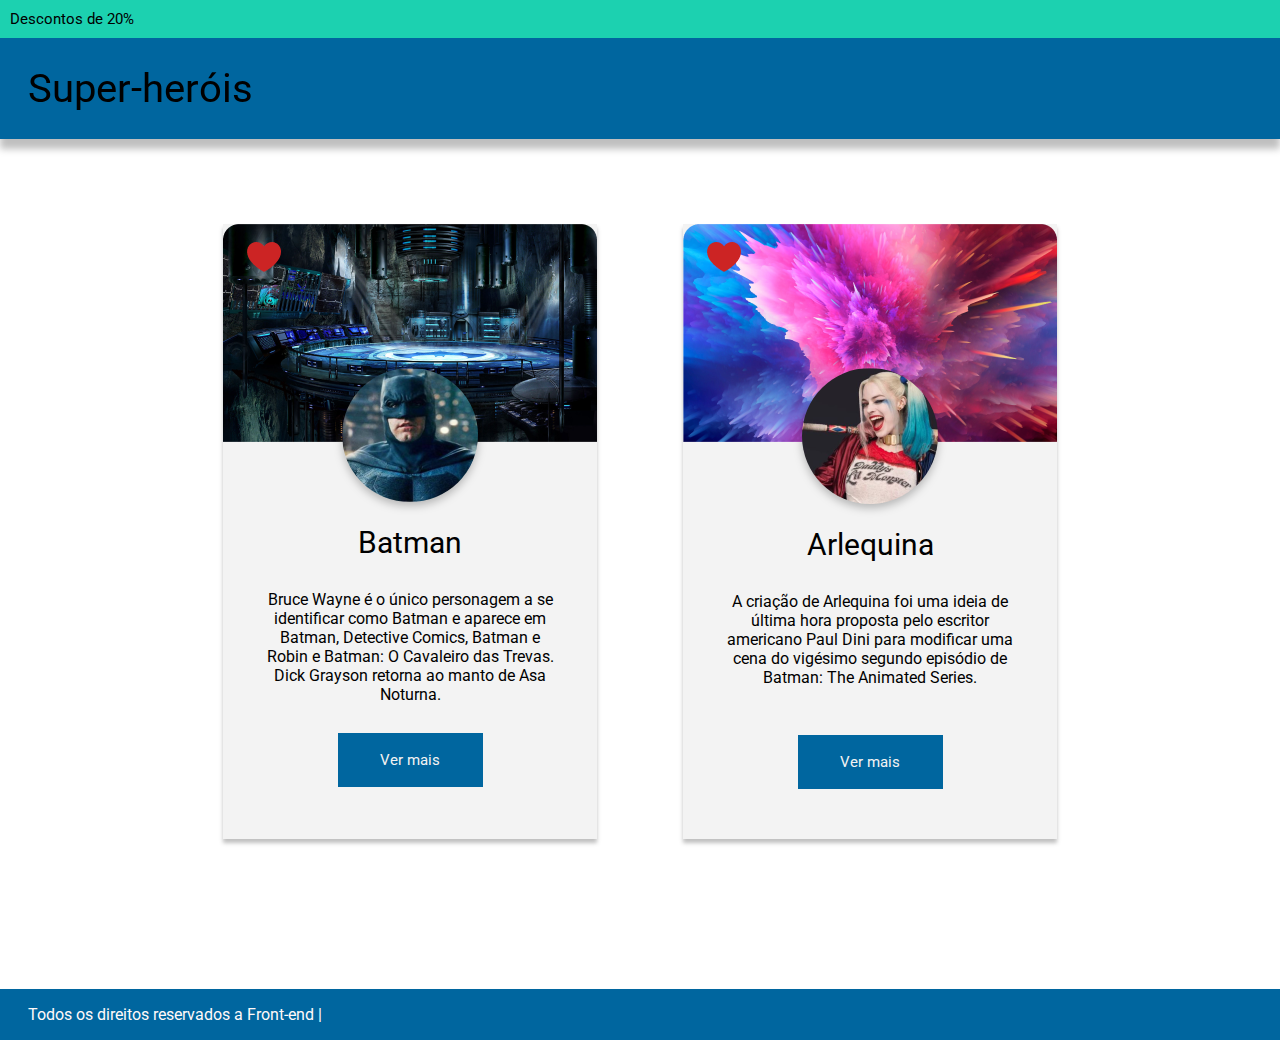
<file: Aula-10/index.html>
<!DOCTYPE html>
<html lang="en">
  <head>
    <meta charset="UTF-8" />
    <meta http-equiv="X-UA-Compatible" content="IE=edge" />
    <meta name="viewport" content="width=device-width, initial-scale=1.0" />
    <link rel="stylesheet" href="./css/style.css" />
    <title>Super-heróis - Aula 10</title>

  </head>

  <body>

    <div class="discountBar">Descontos de 20%</div>

    <header>Super-heróis</header>

    <main>

      <div class="card batman">

        <div class="heart"><img src="img/Vector.png" alt="" /></div>

        <div class="cardContent">

            <div class="cardHeader"><img src="img/batman-foto.png" alt="" />

            <span> Batman </span>

            </div>

            <div class="cardDescription">

                <span> Bruce Wayne é o único personagem a se identificar como Batman e aparece em Batman, Detective Comics, Batman e Robin e Batman: O Cavaleiro das Trevas. Dick Grayson retorna ao manto de Asa Noturna. </span>

                </div>

                <div class="cardButton"><span>Ver mais</span></div>

        </div>

      </div>

      <div class="card arlequina">

      <div class="heart"><img src="img/Vector.png" alt="" /></div>

      <div class="cardContent">

          <div class="cardHeader"><img src="img/arlequina-foto.png" alt="" />

          <span> Arlequina </span>

          </div>

          <div class="cardDescription">

              <span> A criação de Arlequina foi uma ideia de última hora proposta pelo escritor americano Paul Dini para modificar uma cena do vigésimo segundo episódio de Batman: The Animated Series. </span> 

              </div>

              <div class="cardButton"><span>Ver mais</span></div>

    </main>

    <footer> Todos os direitos reservados a Front-end | </footer>

  </body>

</html>
</file>
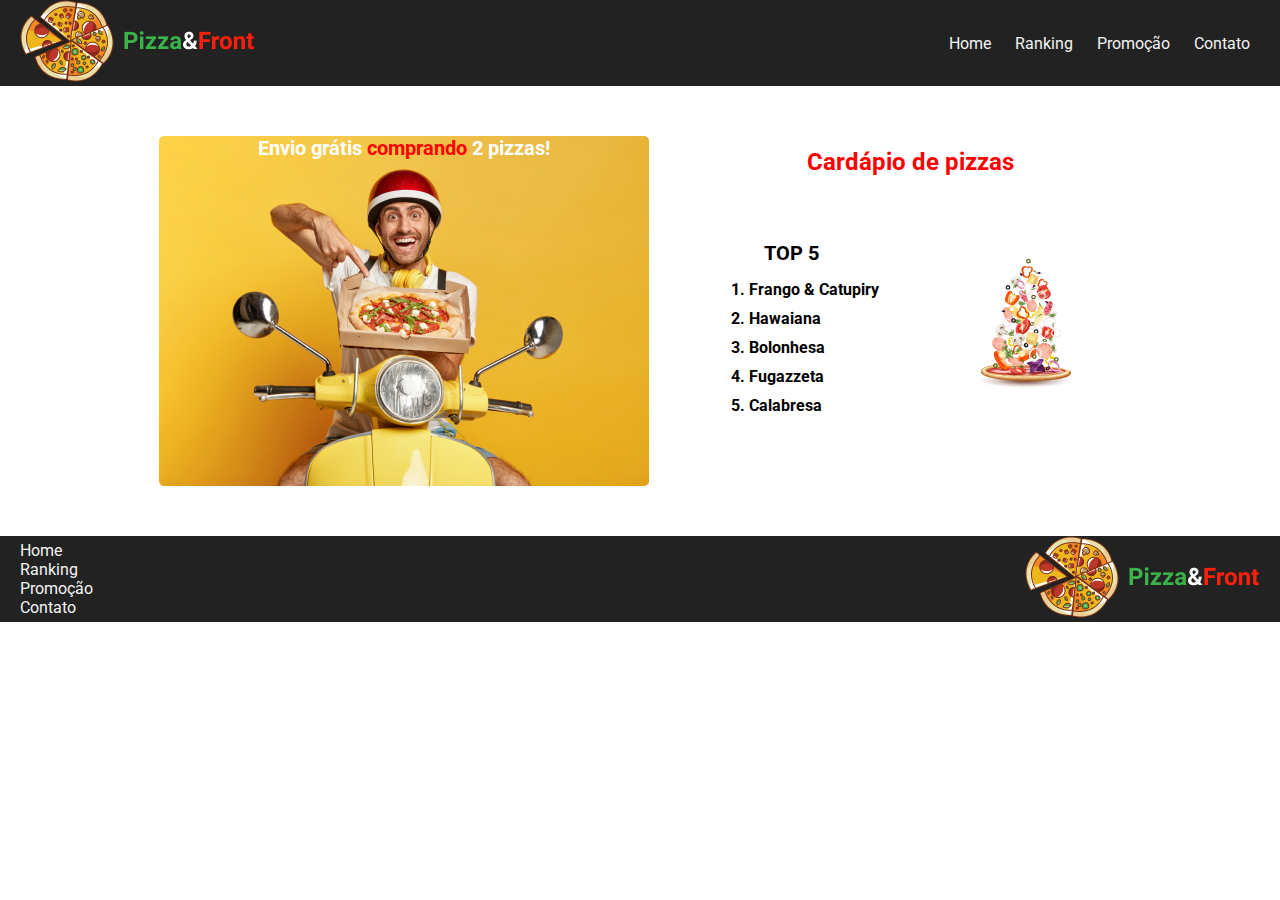
<file: Aula-11/index.html>
<!DOCTYPE html>
<html lang="en">
  <head>
    <meta charset="UTF-8" />
    <meta http-equiv="X-UA-Compatible" content="IE=edge" />
    <meta name="viewport" content="width=device-width, initial-scale=1.0" />
    <link rel="stylesheet" href="css/style.css" />
    <title>Document</title>
  </head>
  <body>
    <header class="conteiner">
      <div><img src="img/VectorPizza.png" alt="" /></div>
      <div class="lista">
        <ul>
          <li>Home</li>
          <li>Ranking</li>
          <li>Promoção</li>
          <li>Contato</li>
        </ul>
      </div>
    </header>

    <section class="conteinerPai">
      <div class="delivery">
        <p>
          <b> Envio grátis <span>comprando</span> 2 pizzas! </b>
        </p>
      </div>

      <div class="cardapio">
        <h3>Cardápio de pizzas</h3>

        <div class="itens">
          <ol>
            <h4>TOP 5</h4>
            <li>Frango & Catupiry</li>
            <li>Hawaiana</li>
            <li>Bolonhesa</li>
            <li>Fugazzeta</li>
            <li>Calabresa</li>
          </ol>

          <div class="pizza-img">
            <img src="img/PizzaFalling.jpg" alt="" />
          </div>
        </div>
      </div>
    </section>
  </body>

  <footer>
    <div>
      <ul>
        <li>Home</li>
        <li>Ranking</li>
        <li>Promoção</li>
        <li>Contato</li>
      </ul>
    </div>
    <div>
      <img src="img/VectorPizza.png" alt="" />
    </div>
  </footer>
</html>
</file>
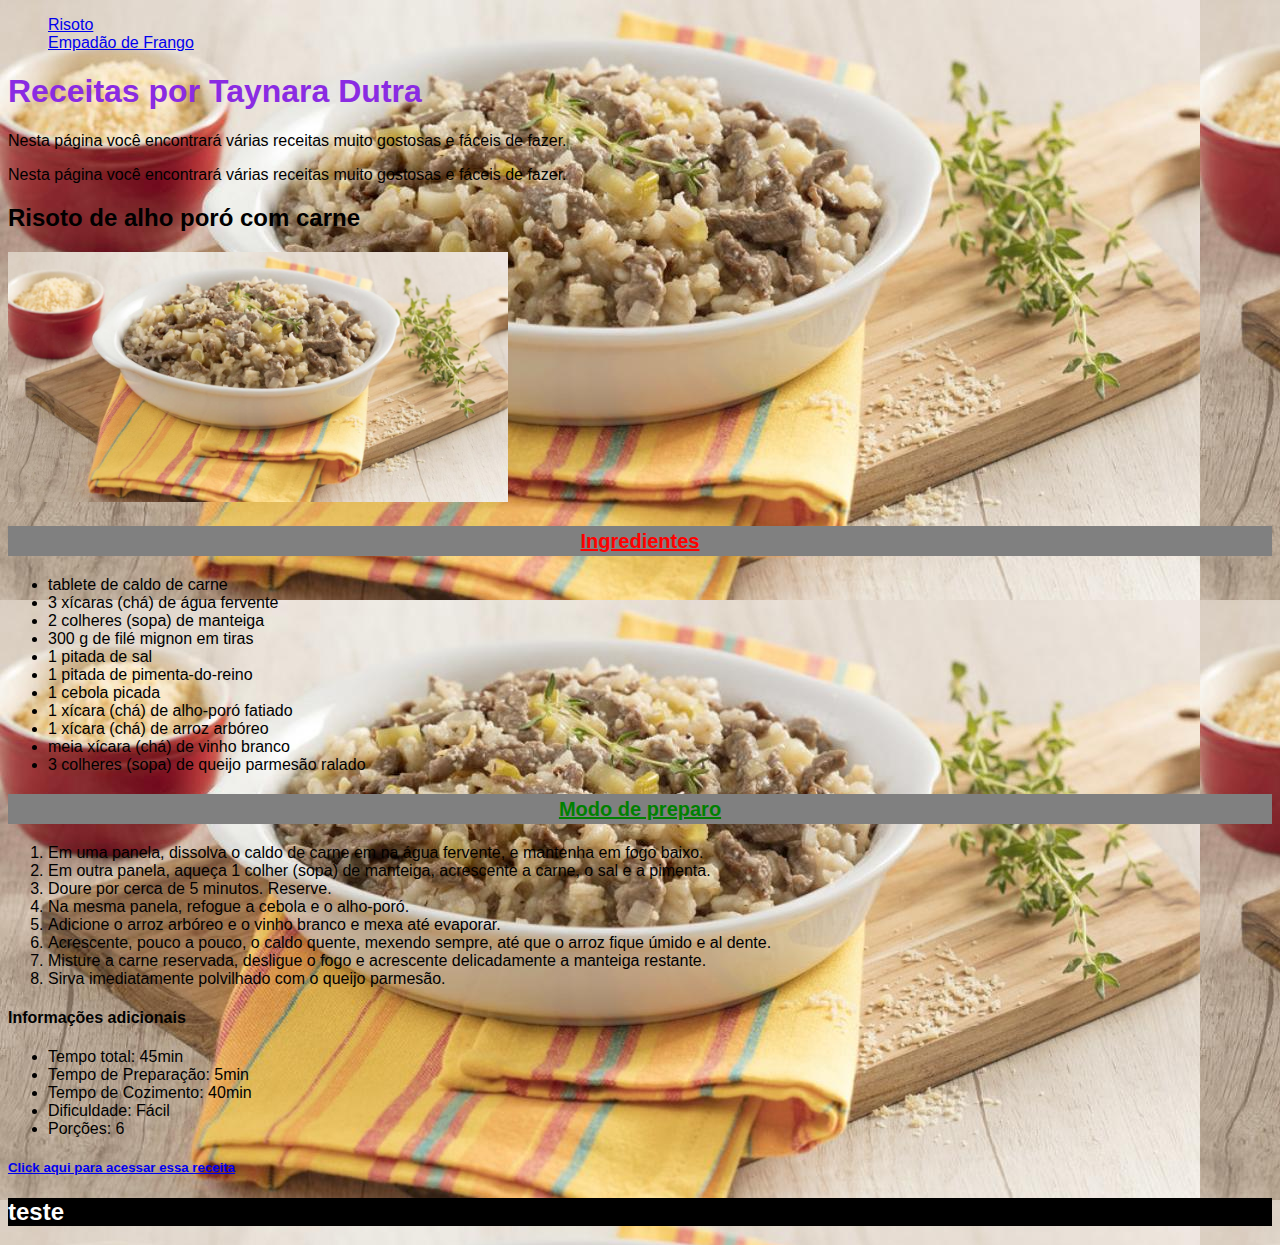
<file: Aula07/index.html>
<!DOCTYPE html>
<html lang="pt">

<head>
    <meta charset="UTF-8">
    <meta http-equiv="X-UA-Compatible" content="IE=edge">
    <meta name="viewport" content="width=device-width, initial-scale=1.0">
   <link rel="stylesheet" href="css/style.css">

    <title>Receita</title>
</head>

<body>


    <header>

        <nav>
            <ul type="none">
                <li> <a href="#risoto">Risoto</a></li>
                <li> <a href="#empadao">Empadão de Frango</a></li>
            </ul>
        </nav>

        <h1 class="titulo" id="titulo-receitas"> Receitas por Taynara Dutra </h1>

        <p> Nesta página você encontrará várias receitas muito gostosas e fáceis de fazer.</p>
        <p> Nesta página você encontrará várias receitas muito gostosas e fáceis de fazer.</p>

    </header>

    <main>

        <section id="risoto" class="secoes">

            <h2>Risoto de alho poró com carne</h2>

            <a href="https://www.receitasnestle.com.br/receitas/risoto-de-carne-com-alho-poro">
                <img width="500px" src="img/risoto.jpg" alt="Imagem de um risoto de alho poró com carne">
            </a>

            <h3 class="subtitulo"> Ingredientes </h3>

            <!-- lista desordenada -->
            <ul>
                <li> tablete de caldo de carne </li>
                <li> 3 xícaras (chá) de água fervente </li>
                <li> 2 colheres (sopa) de manteiga</li>
                <li> 300 g de filé mignon em tiras</li>
                <li> 1 pitada de sal</li>
                <li> 1 pitada de pimenta-do-reino</li>
                <li> 1 cebola picada</li>
                <li> 1 xícara (chá) de alho-poró fatiado</li>
                <li> 1 xícara (chá) de arroz arbóreo</li>
                <li> meia xícara (chá) de vinho branco</li>
                <li> 3 colheres (sopa) de queijo parmesão ralado</li>
            </ul>


            <h3>Modo de preparo</h3>


            <ol>
                <!-- lista ordenada -->

                <li> Em uma panela, dissolva o caldo de carne em na água fervente, e mantenha em fogo baixo.</li>

                <li> Em outra panela, aqueça 1 colher (sopa) de manteiga, acrescente a carne, o sal e a pimenta.</li>

                <li> Doure por cerca de 5 minutos. Reserve.</li>

                <li> Na mesma panela, refogue a cebola e o alho-poró.</li>

                <li> Adicione o arroz arbóreo e o vinho branco e mexa até evaporar.</li>

                <li> Acrescente, pouco a pouco, o caldo quente, mexendo sempre, até que o arroz fique úmido e al dente.
                </li>

                <li> Misture a carne reservada, desligue o fogo e acrescente delicadamente a manteiga restante.</li>

                <li> Sirva imediatamente polvilhado com o queijo parmesão.</li>
            </ol>

            <h4> Informações adicionais </h4>


          
            <ul>
                <li> Tempo total: 45min</li>
                <li> Tempo de Preparação: 5min</li>
                <li> Tempo de Cozimento: 40min</li>
                <li> Dificuldade: Fácil</li>
                <li> Porções: 6</li>
            </ul>


            <h5> <a href="https://www.receitasnestle.com.br/receitas/risoto-de-carne-com-alho-poro"> Click aqui para
                    acessar essa receita </a></h5>

        </section> 

    </main>

    <footer>
      <h2>teste</h2>
    </footer>


</body>

</html>
</file>
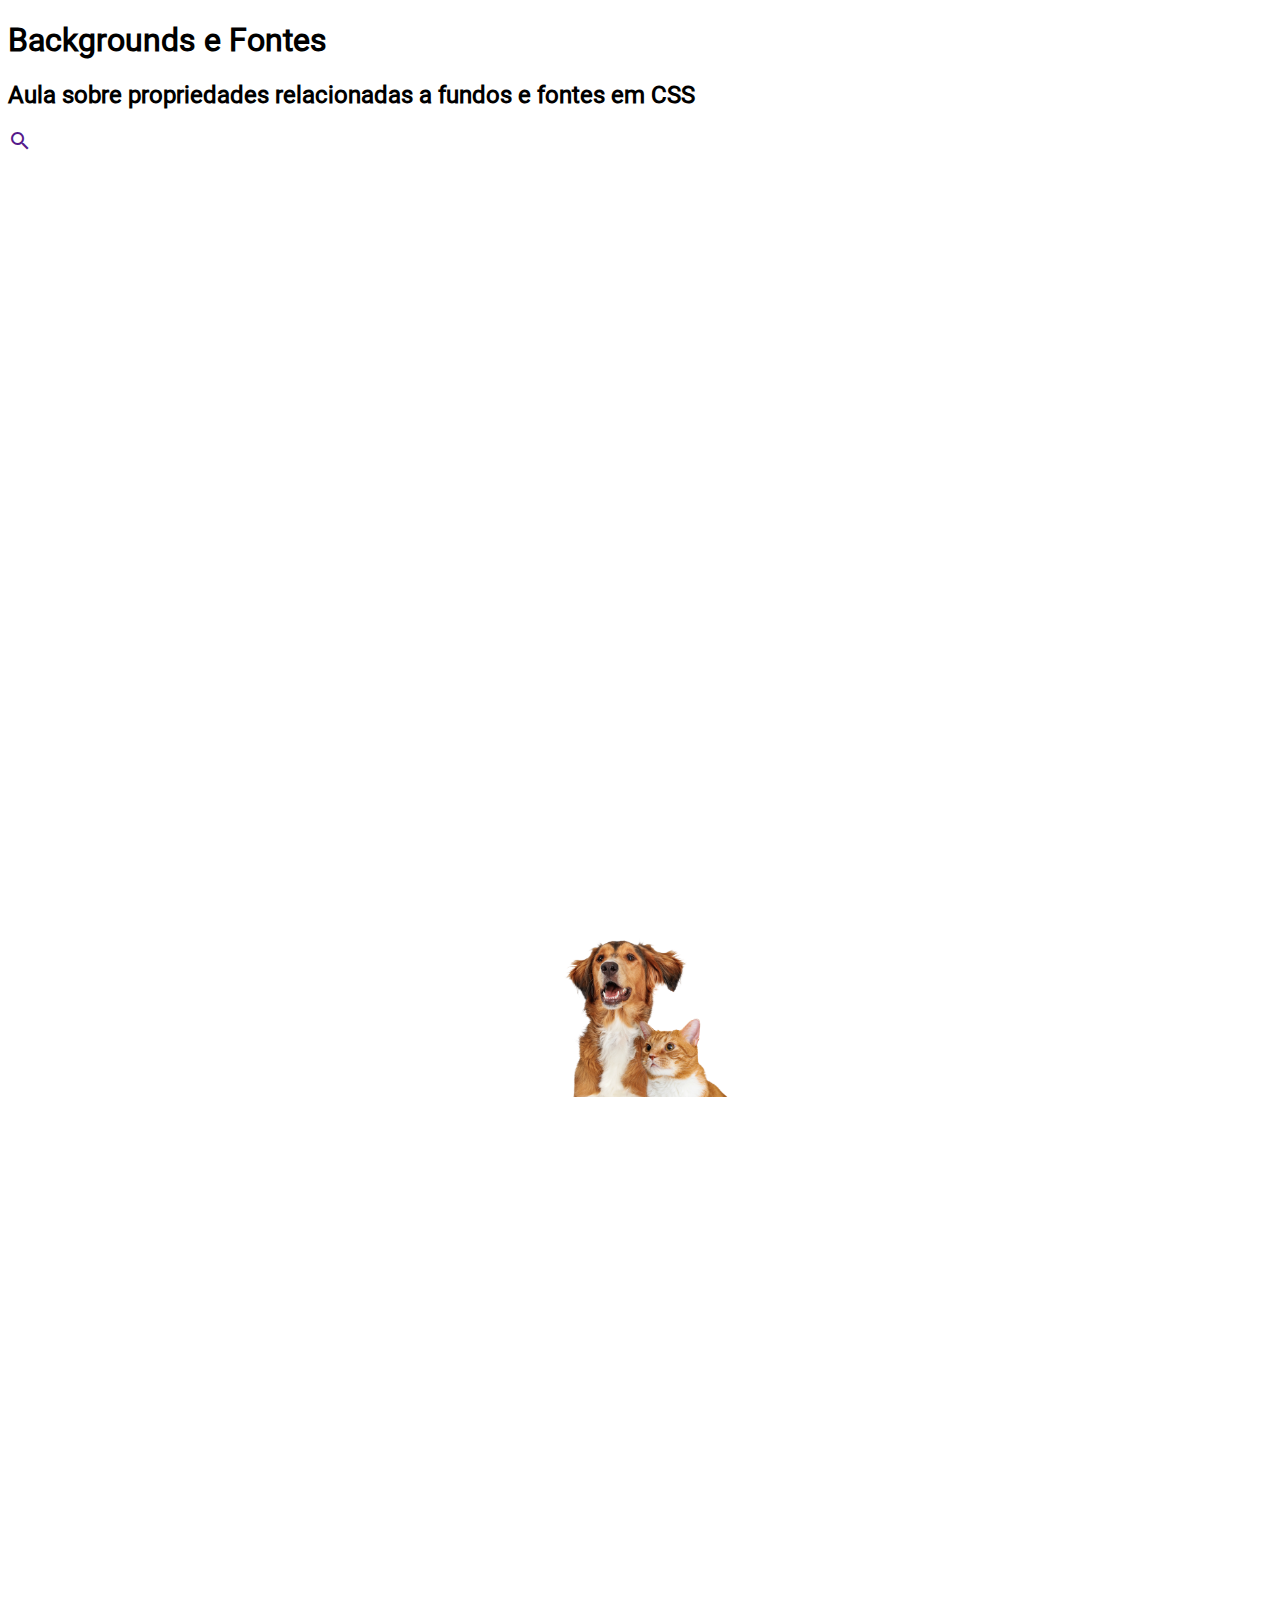
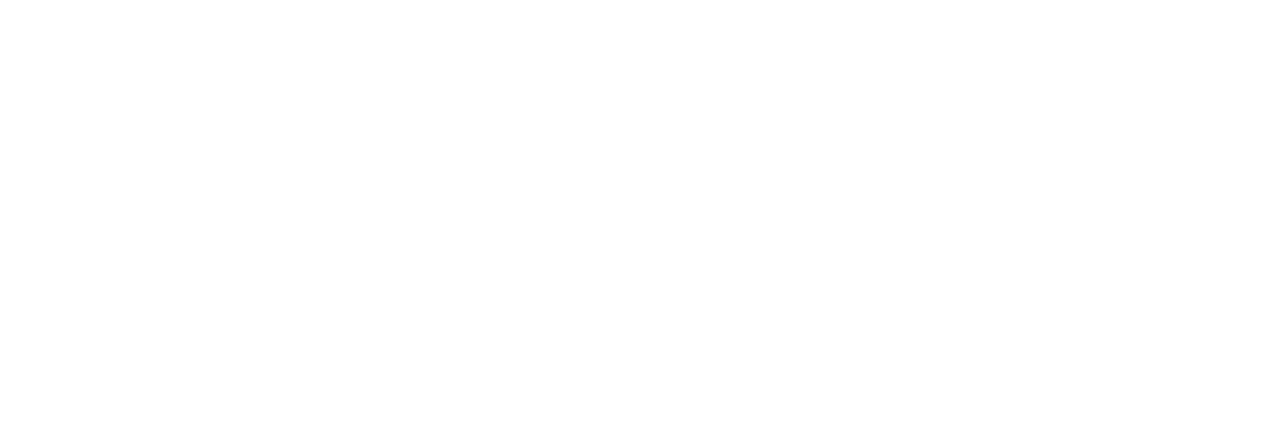
<file: Aula08/index.html>
<!DOCTYPE html>
<html lang="en">

<head>
    <meta charset="UTF-8">
    <meta http-equiv="X-UA-Compatible" content="IE=edge">
    <meta name="viewport" content="width=device-width, initial-scale=1.0">
    <link rel="stylesheet" href="css/style.css">
    <link href="https://fonts.googleapis.com/icon?family=Material+Icons" rel="stylesheet" />

    <title>Aula 08</title>
</head>

<body>

    <header>
        <h1>Backgrounds e Fontes </h1>
        <h2>Aula sobre propriedades relacionadas a fundos e fontes em CSS</h2>
    </header>

    <div>
        <a href="">
            <i class="material-icons material-icons-search">
                search
            </i>
            <a href="">


    </div>

    <footer>
    </footer>

</body>

</html>
</file>
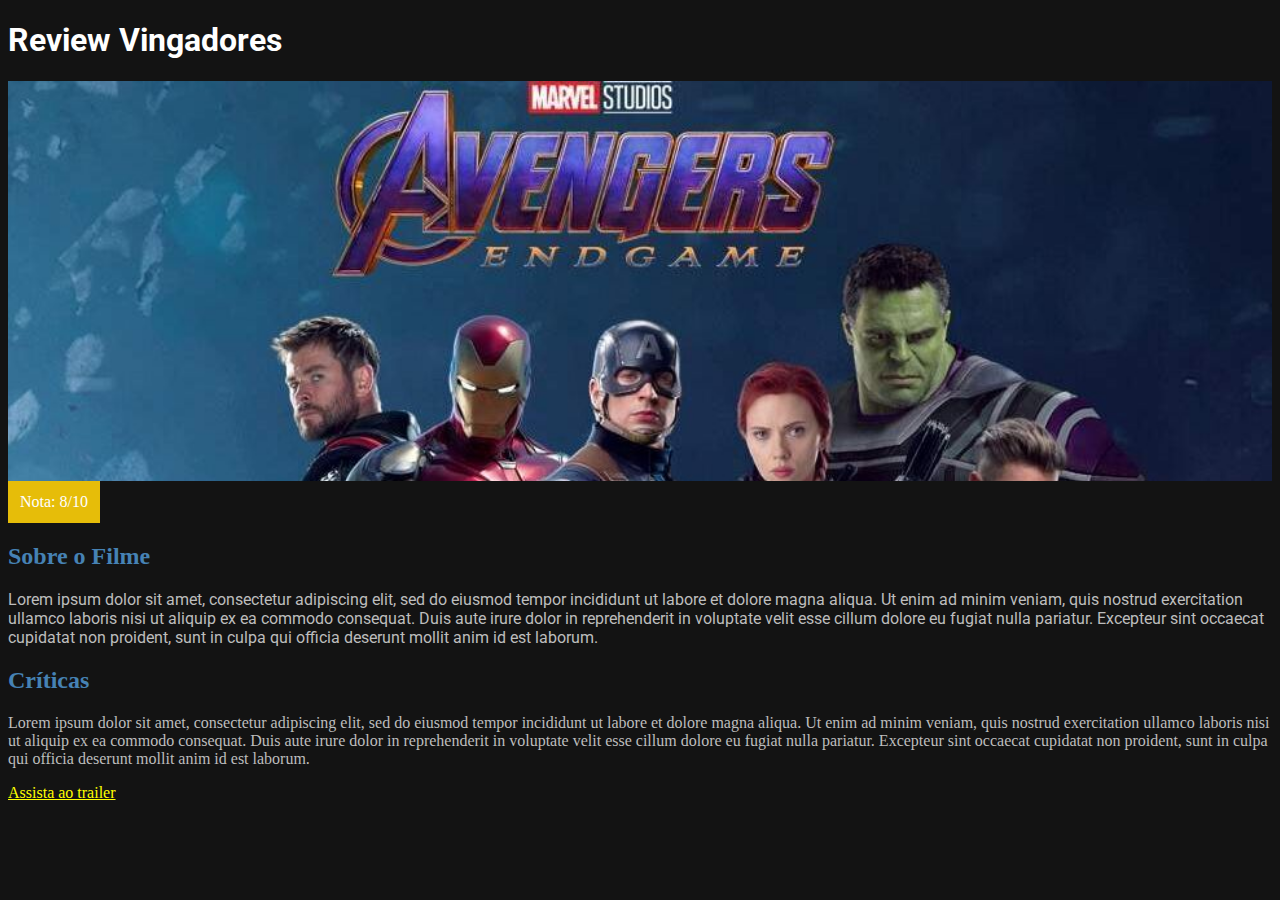
<file: Aula08_Mesa/index.html>
<!DOCTYPE html>
<html lang="en">

<head>
    <meta charset="UTF-8">
    <meta http-equiv="X-UA-Compatible" content="IE=edge">
    <meta name="viewport" content="width=device-width, initial-scale=1.0">

    <title>Review</title>
</head>

<style>
    @import url('https://fonts.googleapis.com/css2?family=Roboto:wght@500&display=swap');
</style>

<body style="background-color: #131313;">

    <!-- Adicionei tags semânticas (header, main)-->
    <header>

        <h1 style="color:white; font-family:'Roboto'">Review Vingadores</h1>

    </header>

    <main>

        <div class="media-picture" style="height: 400px; 
            background-image: url('img/Vingadores.jpg');
            background-repeat: no-repeat;
            background-size: cover;">
        </div>

        <span class="review-score" style="color:white; 
                   display: inline-block;                 
                   background-color: #e6bd09; 
                   padding: 12px;">Nota: 8/10</span>

        <h2 style="color:steelblue">Sobre o Filme</h2>

        <p style="color: #bdbdbd; font-family: 'Roboto';">
            Lorem ipsum dolor sit amet, consectetur adipiscing elit, sed do eiusmod tempor incididunt ut labore et
            dolore
            magna
            aliqua. Ut enim ad minim veniam, quis nostrud exercitation ullamco laboris nisi ut aliquip ex ea commodo
            consequat.
            Duis aute irure dolor in reprehenderit in voluptate velit esse cillum dolore eu fugiat nulla pariatur.
            Excepteur
            sint occaecat cupidatat non proident, sunt in culpa qui officia deserunt mollit anim id est laborum.
        </p>

        <h2 style="color:steelblue">Críticas</h2>

        <p style="color: #bdbdbd;">
            Lorem ipsum dolor sit amet, consectetur adipiscing elit, sed do eiusmod tempor incididunt ut labore et
            dolore
            magna
            aliqua. Ut enim ad minim veniam, quis nostrud exercitation ullamco laboris nisi ut aliquip ex ea commodo
            consequat.
            Duis aute irure dolor in reprehenderit in voluptate velit esse cillum dolore eu fugiat nulla pariatur.
            Excepteur
            sint occaecat cupidatat non proident, sunt in culpa qui officia deserunt mollit anim id est laborum.
        </p>

    </main>

    <footer>

        <a style="color:yellow" href="http://">Assista ao trailer</a>

    </footer>



</body>

</html>
</file>
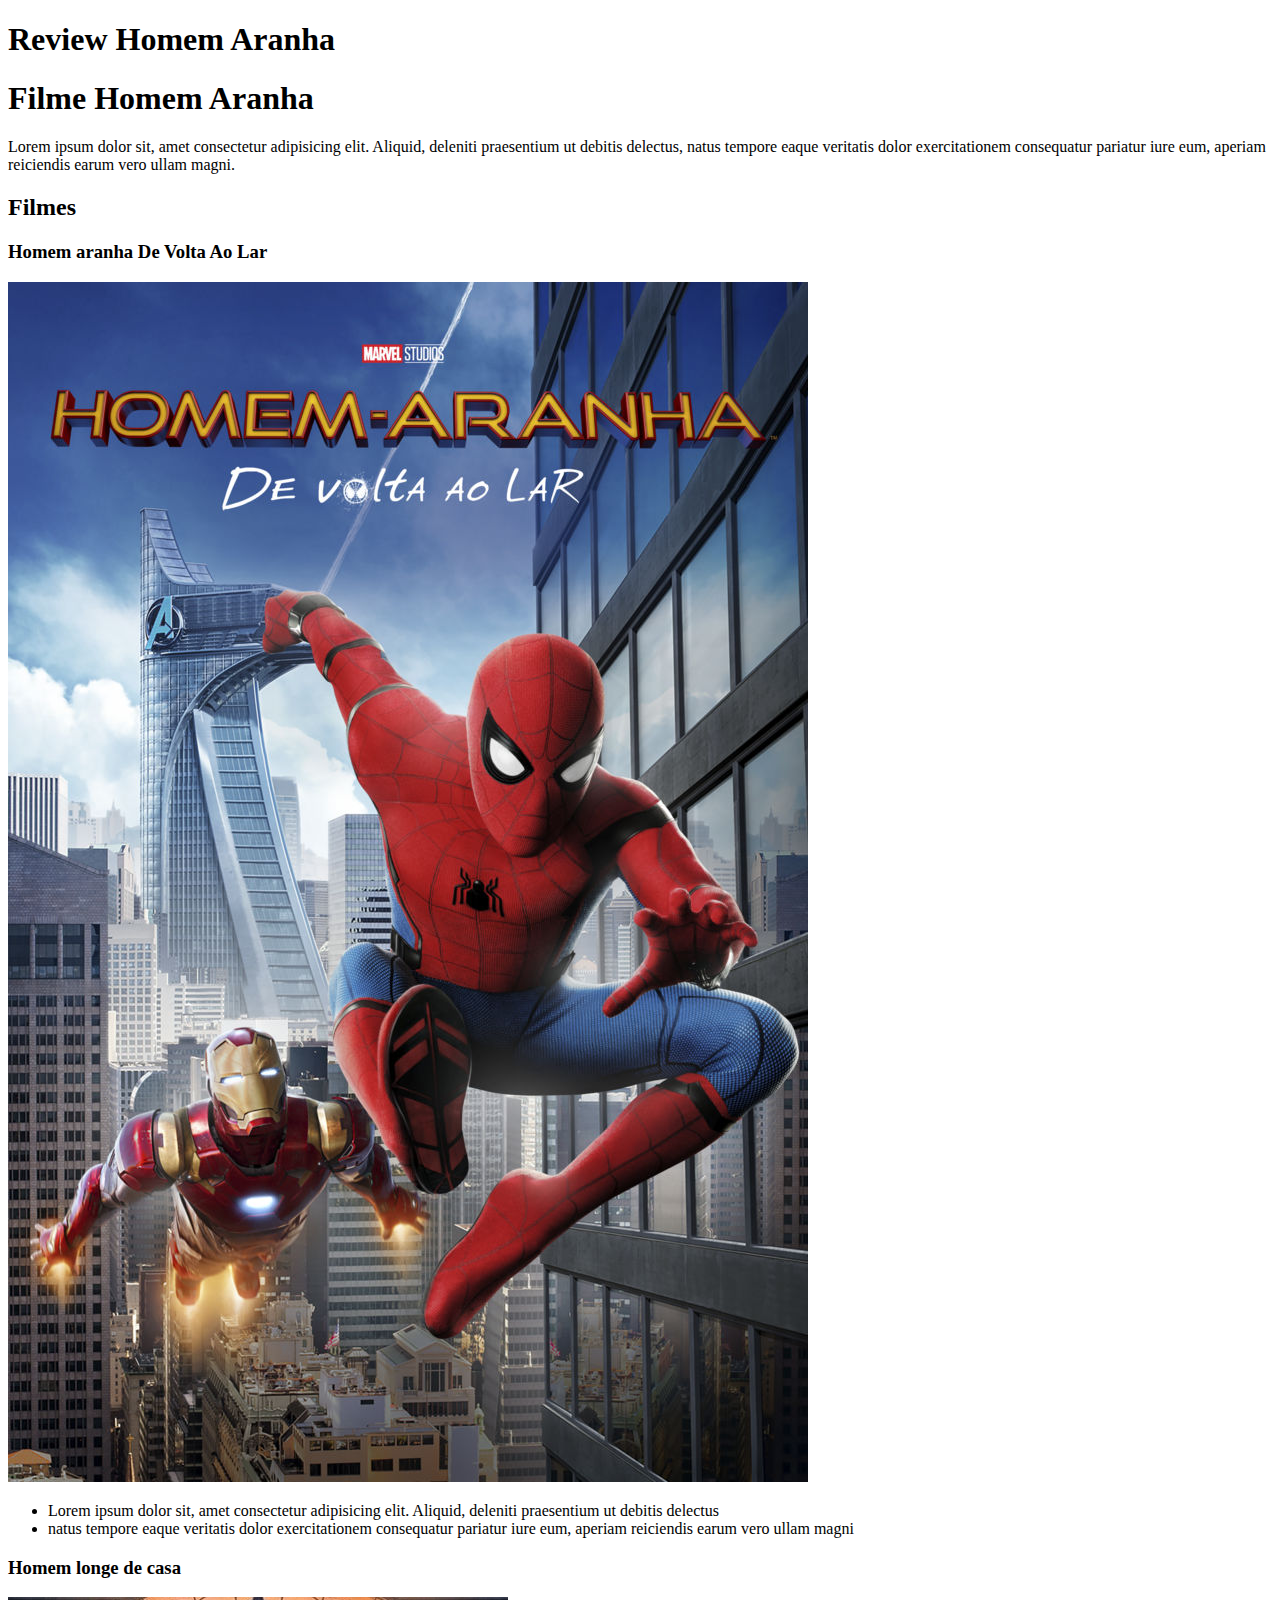
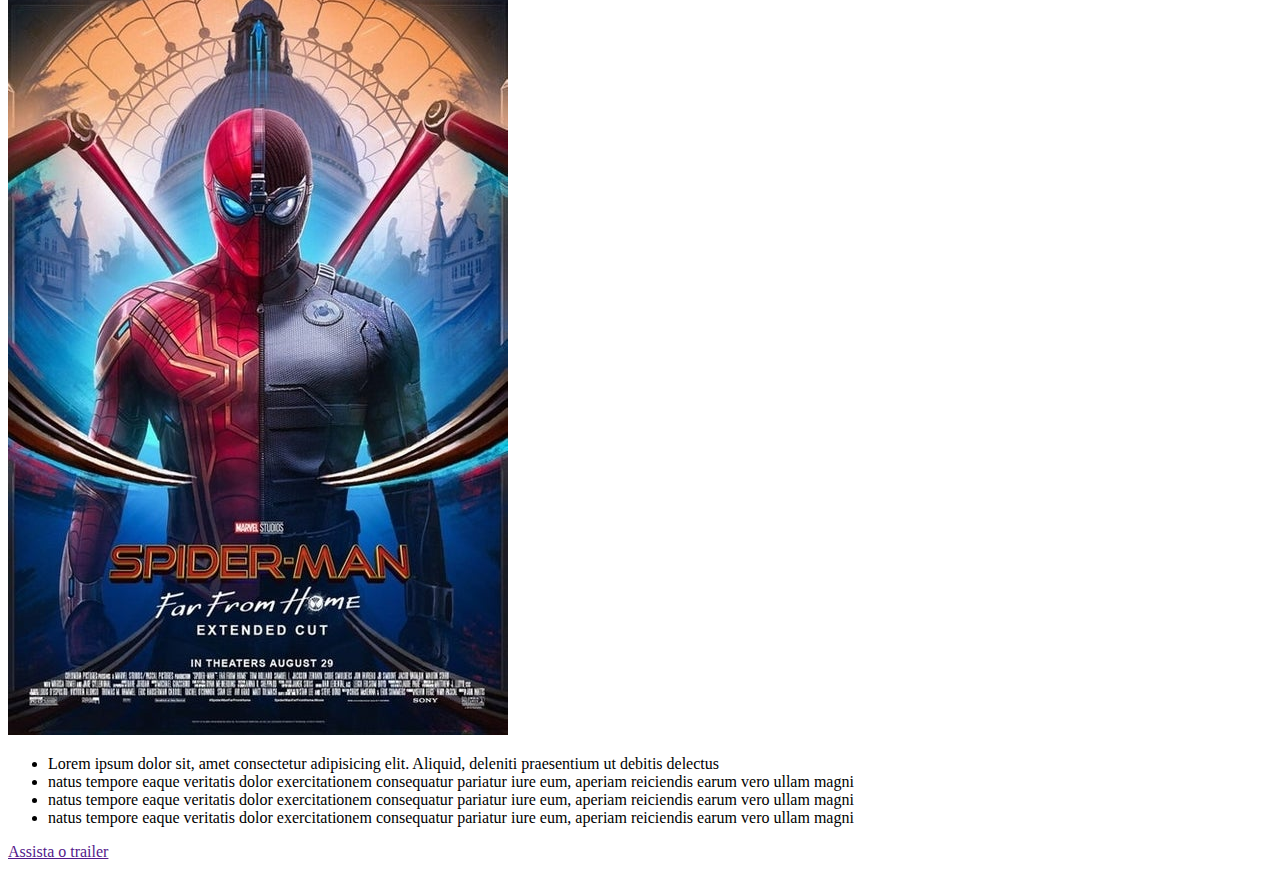
<file: Aula09/index.html>
<!DOCTYPE html>
<html lang="en">

<head>
    <meta charset="UTF-8">
    <meta http-equiv="X-UA-Compatible" content="IE=edge">
    <meta name="viewport" content="width=device-width, initial-scale=1.0">

    <title>Aula 09</title>
</head>

<body>

    <header>
        <h1>Review Homem Aranha</h1>
    </header>

    <main>
        <section id="banner">
            <div class="banner-text">
                <h1>Filme Homem Aranha</h1>
                <p>Lorem ipsum dolor sit, amet consectetur adipisicing elit. Aliquid, deleniti praesentium ut debitis
                    delectus,
                    natus tempore eaque veritatis dolor exercitationem consequatur pariatur iure eum, aperiam reiciendis
                    earum
                    vero ullam magni.</p>
            </div>
        </section>


        <section>
            <h2>Filmes</h2>

            <div class="filme">
                <h3 class="filme__titulo"> Homem aranha De Volta Ao Lar</h3>
                <img src="./img/filmes/devoltaaolar.jpg" alt="">
                <ul class="filme__infos">
                    <li> Lorem ipsum dolor sit, amet consectetur adipisicing elit. Aliquid, deleniti praesentium ut
                        debitis
                        delectus</li>
                    <li> natus tempore eaque veritatis dolor exercitationem consequatur pariatur iure eum, aperiam
                        reiciendis
                        earum vero ullam magni </li>
                </ul>
            </div>


            <div class="filme">
                <h3 class="filme__titulo"> Homem longe de casa</h3>
                <img src="./img/filmes/longedecasa.jpeg" alt="">
                <ul class="filme__infos">
                    <li> Lorem ipsum dolor sit, amet consectetur adipisicing elit. Aliquid, deleniti praesentium ut
                        debitis
                        delectus</li>
                    <li> natus tempore eaque veritatis dolor exercitationem consequatur pariatur iure eum, aperiam
                        reiciendis
                        earum vero ullam magni </li>
                    <li> natus tempore eaque veritatis dolor exercitationem consequatur pariatur iure eum, aperiam
                        reiciendis
                        earum vero ullam magni </li>
                    <li> natus tempore eaque veritatis dolor exercitationem consequatur pariatur iure eum, aperiam
                        reiciendis
                        earum vero ullam magni </li>
                </ul>
            </div>

        </section>
    </main>

    <footer>
        <a href=""> Assista o trailer </a>
    </footer>
</body>

</html>
</file>
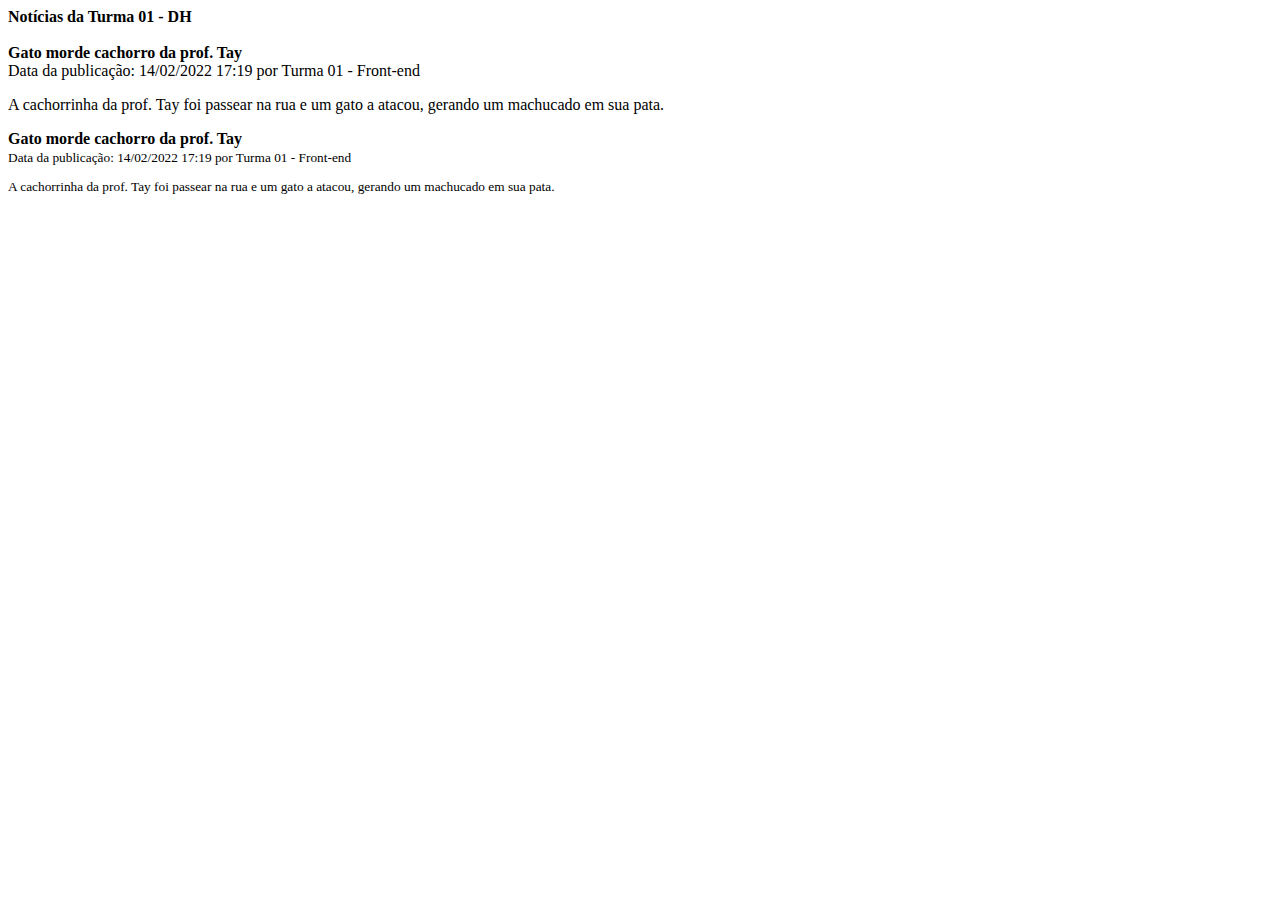
<file: Aula02/projeto-exemplo/index.html>
<!DOCTYPE html>
<html lang="en">

<head>
    <meta charset="UTF-8">
    <meta http-equiv="X-UA-Compatible" content="IE=edge">
    <meta name="viewport" content="width=device-width, initial-scale=1.0">
    <title>Document</title>
</head>

<body>

    <header>
        <span>
            <strong>
                Notícias da Turma 01 - DH
            </strong>
        </span>
    </header>

    <br>

    <main>

        <article>
            <span> <strong>Gato morde cachorro da prof. Tay </strong></span>
            <br>
            <article>
                <span>
                    Data da publicação: 14/02/2022 17:19 por Turma 01 - Front-end </span>

                <p> A cachorrinha da prof. Tay foi passear na rua e um gato a atacou, gerando um machucado em sua pata.  </p>

            </article>

        </article>

        <article>
            <span> <strong>Gato morde cachorro da prof. Tay </strong></span>
            <br>
            <small> <span> Data da publicação: 14/02/2022 17:19 por Turma 01 - Front-end </span>

                <p> A cachorrinha da prof. Tay foi passear na rua e um gato a atacou, gerando um machucado em sua pata.
                </p>

                <small>

        </article>

    </main>

    <footer>

    </footer>


</body>

</html>
</file>
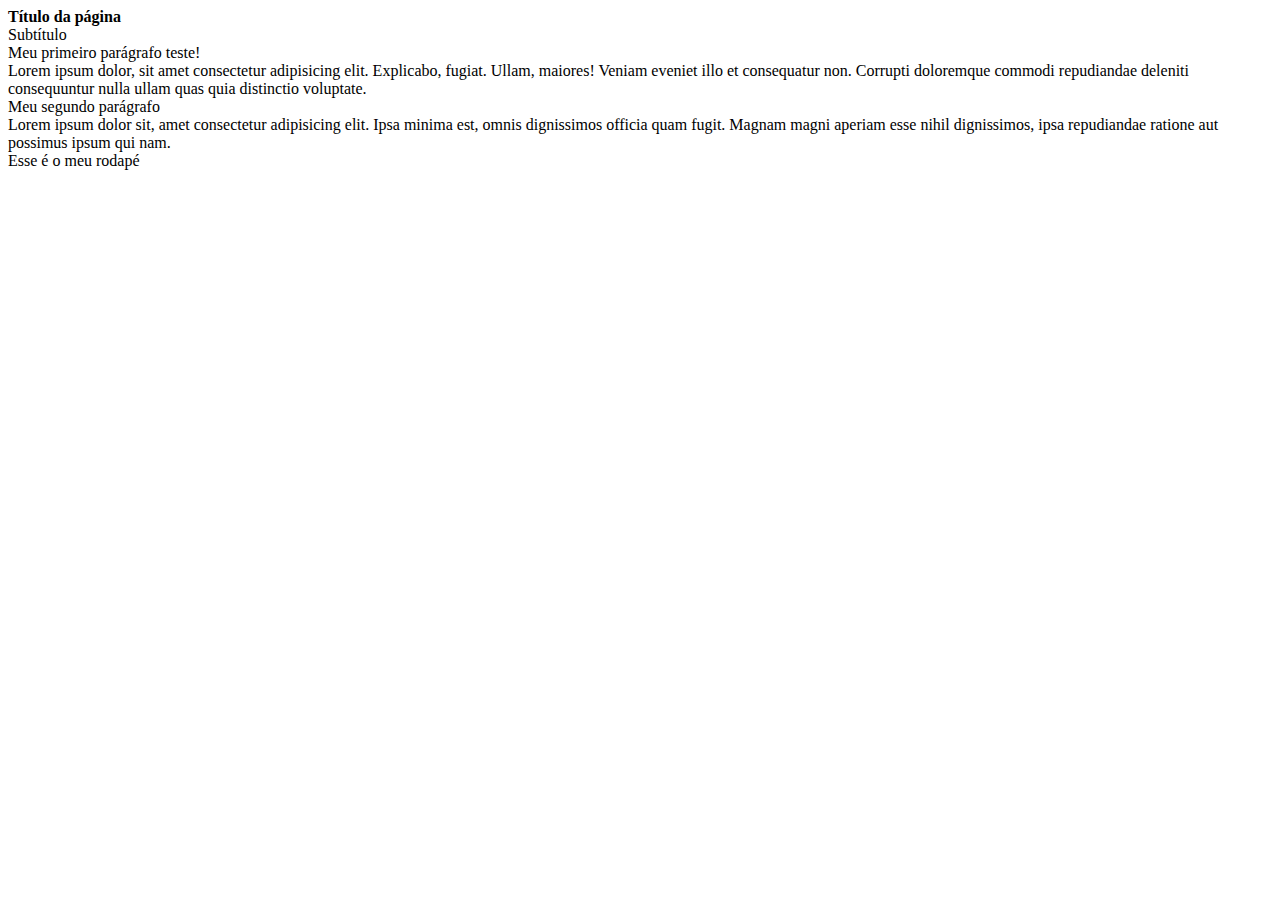
<file: Aula02/projeto-t01/index.html>
<!DOCTYPE html>
<html lang="pt">
  <head>
    <meta charset="UTF-8" />
    <meta http-equiv="X-UA-Compatible" content="IE=edge" />
    <meta name="viewport" content="width=device-width, initial-scale=1.0" />

  

    <title>Mercado Livre</title>
  </head>

  <body>
    <header>
      <span> <strong>Título da página</strong> </span> <br />
      <span>Subtítulo</span>
    </header>

    <section>
      <div>
        <!-- primeiro bloco -->
        Meu primeiro parágrafo teste! <br />

        Lorem ipsum dolor, sit amet consectetur adipisicing elit. Explicabo,
        fugiat. Ullam, maiores! Veniam eveniet illo et consequatur non. Corrupti
        doloremque commodi repudiandae deleniti consequuntur nulla ullam quas
        quia distinctio voluptate.
      </div>

      <div>
        <!-- segundo bloco -->

        Meu segundo parágrafo <br />

        Lorem ipsum dolor sit, amet consectetur adipisicing elit. Ipsa minima
        est, omnis dignissimos officia quam fugit. Magnam magni aperiam esse
        nihil dignissimos, ipsa repudiandae ratione aut possimus ipsum qui nam.
      </div>
    </section>

    <footer>
      <span>Esse é o meu rodapé</span>
    </footer>
  </body>
</html>
</file>
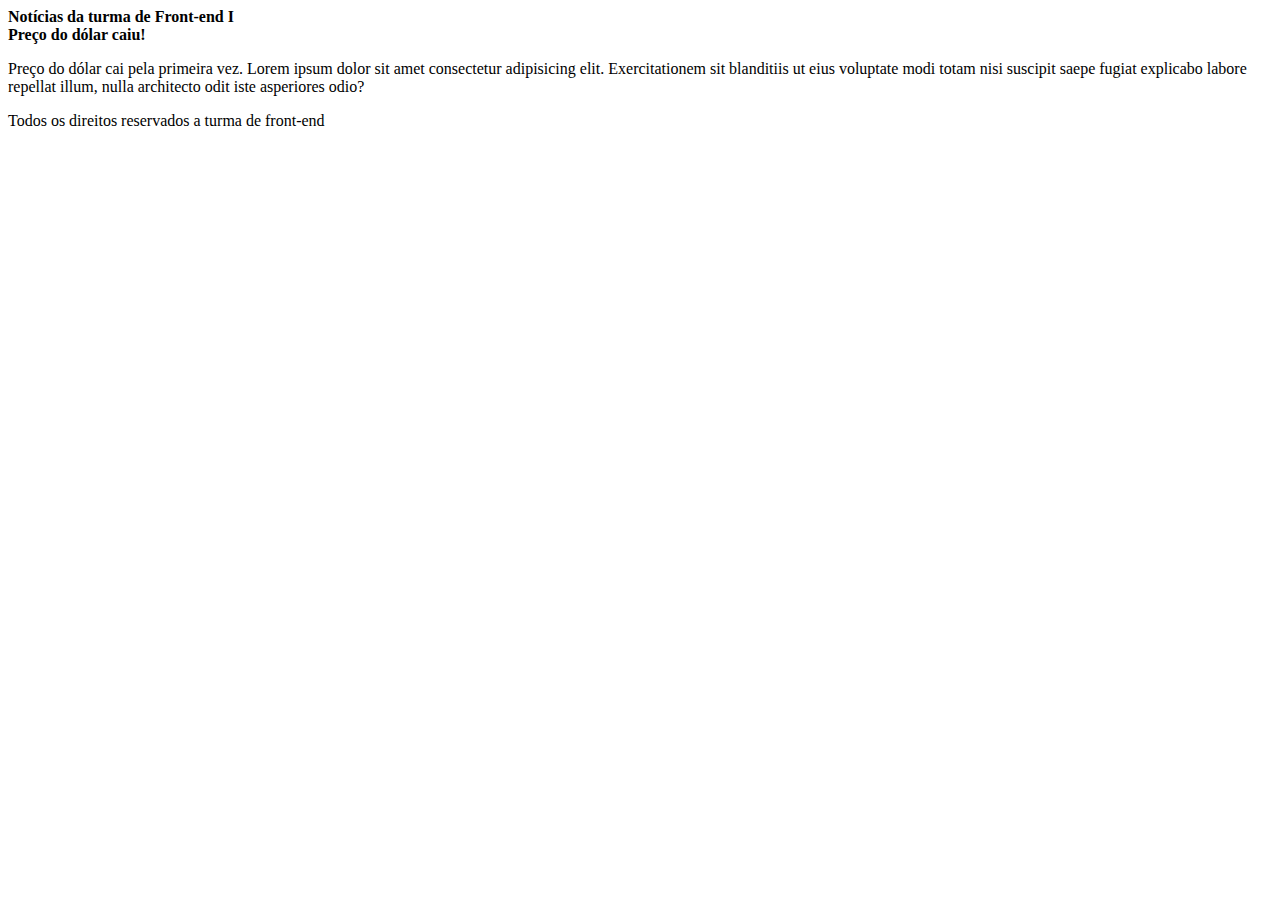
<file: Aula02/projeto/index.html>
<!DOCTYPE html>
<html lang="pt">

<head>
    <meta charset="UTF-8">
    <meta http-equiv="X-UA-Compatible" content="IE=edge">
    <meta name="viewport" content="width=device-width, initial-scale=1.0">

    <title>Titulo da Pagina</title>
</head>

<body>
    <header>
        <span><strong>Notícias da turma de Front-end I</strong></span>
    </header>

    <main>

        <section>
            <span><strong> Preço do dólar caiu! </strong></span>


            <p> Preço do dólar cai pela primeira vez.
                Lorem ipsum dolor sit amet consectetur adipisicing elit. Exercitationem sit blanditiis ut eius voluptate
                modi totam nisi suscipit saepe fugiat explicabo labore repellat illum, nulla architecto odit iste
                asperiores odio?
            </p>

        </section>

    </main>

    <footer>
        <span> Todos os direitos reservados a turma de front-end</span>
    </footer>

</body>

</html>
</file>
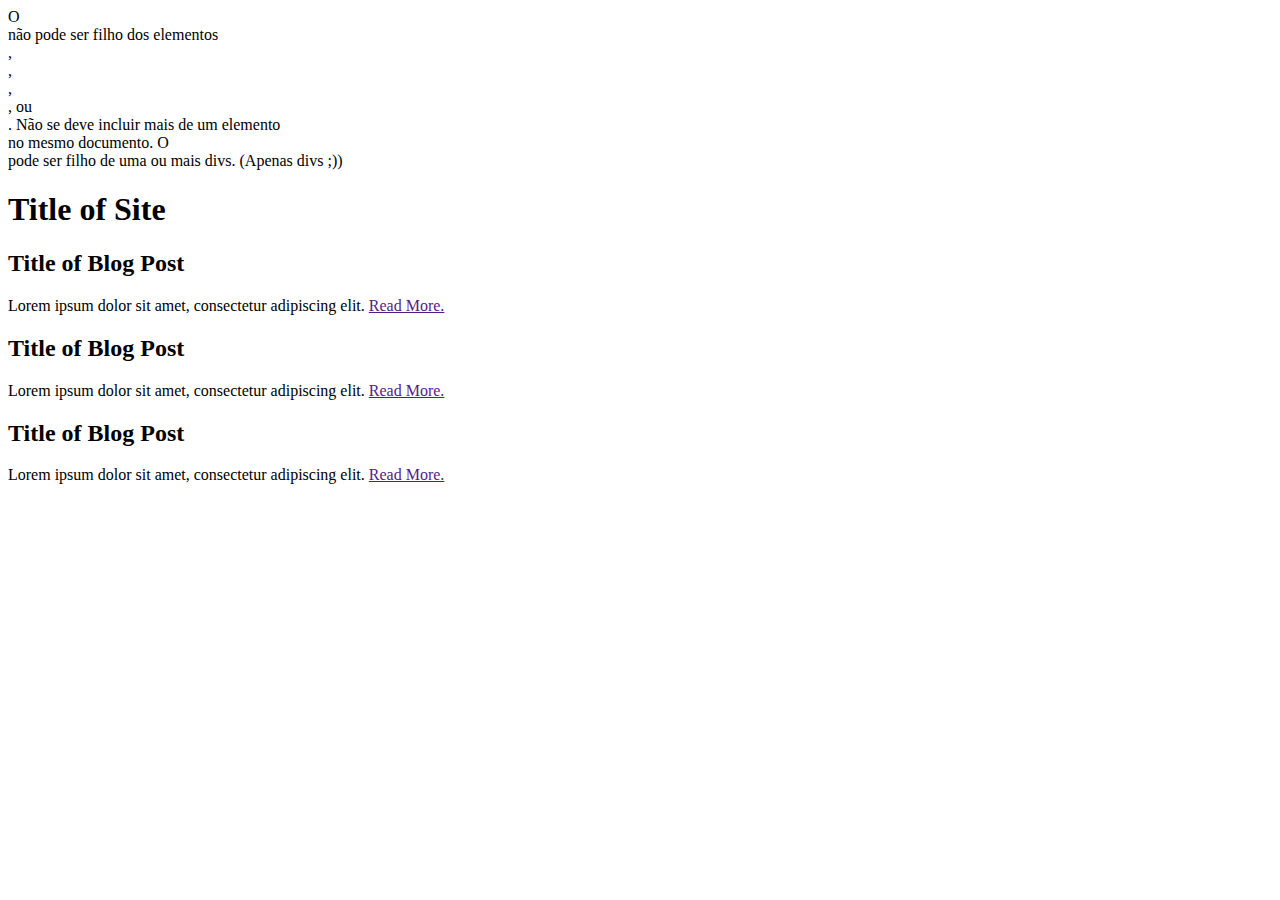
<file: Aula02/projeto-exemplo/exemploArticle.html>
O <main> não pode ser filho dos elementos <article>, <aside>, <footer>, <header>, ou <nav>.
Não se deve incluir mais de um elemento <main> no mesmo documento.
O <main> pode ser filho de uma ou mais divs. (Apenas divs ;))



<!DOCTYPE html>
<html lang="pt">

<head>
    <meta charset="UTF-8">
    <meta name="viewport" content="width=device-width, initial-scale=1.0">
    <title>Document</title>
</head>

<body>
    <header>
        <h1>Title of Site</h1>
    </header>
    <main>
        <article>
            <header>
                <h2>Title of Blog Post</h2>
            </header>
            <p>Lorem ipsum dolor sit amet, consectetur adipiscing elit. <a href="">Read More.</a></p>
        </article>
        <article>
            <header>
                <h2>Title of Blog Post</h2>
            </header>
            <p>Lorem ipsum dolor sit amet, consectetur adipiscing elit. <a href="">Read More.</a></p>
        </article>
        <article>
            <header>
                <h2>Title of Blog Post</h2>
            </header>
            <p>Lorem ipsum dolor sit amet, consectetur adipiscing elit. <a href="">Read More.</a></p>
        </article>
    </main>
</body> 

</html>
</file>
<file: Aula-10/css/style.css>
@import url('https://fonts.googleapis.com/css2?family=Roboto&display=swap');

* {
    margin: 0;
    padding: 0;
    box-sizing: border-box;
}

body {
  font-family: Roboto, Arial, Helvetica, sans-serif;
  font-style: normal;
  font-weight: normal;
  background: #ffffff;
}

.discountBar {
  display: flex;
  height: 38px;
  background: #1cd1b0;
  padding-left: 10px;
  align-items: center;
  font-size: 15px;
  line-height: 18px;
}

header {
  display: flex;
  align-items: center;
  padding-left: 28px;
  height: 101px;
  background: #00669f;
  box-shadow: 0px 10px 7px rgba(0, 0, 0, 0.25);
  position: sticky;
  top: 0;
  font-size: 40px;
  line-height: 47px;
  z-index: 10;
}

main {
  display: flex;
  width: 834px;
  margin: auto;
  margin-top: 85px;
  justify-content: space-between;
  flex-wrap: wrap;
}

.card {
  width: 374px;
  background: #f3f3f3;
  box-shadow: 0px 4px 4px rgba(0, 0, 0, 0.25);
  margin-bottom: 150px;
}

.arlequina {
    background-image: url('../img/arlequina-capa.png');
    background-repeat: no-repeat;
}

.batman {
    background-image: url('../img/batman-capa.png');
    background-repeat: no-repeat;
}

.heart {
  display: inline-block ;
  position: relative;
  top: 18px;
  left: 24px;
  cursor: pointer;
}

.cardContent {
  margin-top: 110px;
}

.cardHeader {
  display: flex;
  align-items: center;
  flex-direction: column;
}

.cardHeader img {
  border-radius: 50%;
  filter: drop-shadow(0px 4px 4px rgba(0, 0, 0, 0.25));
}

.cardHeader span {
  margin-top: 23px;
  font-size: 30px;
  line-height: 35px;
  text-align: center;
}

.cardDescription {
  display: flex;
  justify-content: center;
  align-items: center;
}

.cardDescription span {
  width: 300px;
  margin-top: 30px;
  font-size: 16px;
  line-height: 19px;
  text-align: center;
  min-height: 120px;
}

.cardButton {
  margin: auto;
  display: flex;
  width: 145px;
  height: 54px;
  background: #00669f;
  margin-top: 23px;
  justify-content: center;
  align-items: center;
  cursor: pointer;
  margin-bottom: 50px;
}

.cardButton span {
  font-size: 15px;
  line-height: 18px;
  text-align: center;
  color: #f3f3f3;
}

footer {
  display: flex;
  padding-left: 28px;
  height: 51px;
  background: #00669f;
  box-shadow: 0px 4px 4px rgba(0, 0, 0, 0.25);
  font-size: 16px;
  line-height: 19px;
  text-align: center;
  color: #fff9f9;
  align-items: center;
}
</file>
<file: Aula-11/css/style.css>
@import url("https://fonts.googleapis.com/css2?family=Roboto:wght@300&display=swap");

* {
  margin: 0;
  padding: 0;
  box-sizing: border-box;
  font-family: "Roboto", sans-serif;
}

.conteiner {
  display: flex;
  width: 100%;
  height: 100%;
  background-color: #222222;
  align-items: center;
  justify-content: space-between;
  padding-left: 20px;
  padding-right: 20px;
}

.lista li {
  list-style: none;
  display: inline;
  color: #f3f3f3;
  padding: 10px;
}

.conteinerPai {
  display: flex;
  justify-content: center;
  align-items: center;
  gap: 50px;
  margin: 50px;
}

.delivery {
  background: url(../img/delivery.jpg) no-repeat;
}

.delivery p {
  width: 490px;
  height: 350px;
  text-align: center;
  color: white;
  font-size: 20px;
  
}

.delivery span {
  color: red;
}

.cardapio h3 {
  text-align: center;
  color: red;
  font-size: 24px;
  font-weight: bold;
}

.itens {
  display: flex;
  justify-content: space-around;
  align-items: center;
  margin: 50px;
  gap: 100px;
  font-weight: bold;
}

.itens h4 {
  font-size: 20px;
  margin: 15px;
}

.itens li {
  justify-content: space-around;
  margin-bottom: 10px;
}

footer {
  display: flex;
  background: #222222;
  color: #f3f3f3;
  justify-content: space-between;
  align-items: center;
  padding-left: 20px;
  padding-right: 20px;
}

footer li {
  list-style: none;
}
</file>
<file: Aula07/css/style.css>
body {
    color: black;
    font-family: Arial, Helvetica, sans-serif;
    background-image: url("../img/risoto.jpg"); 
}

h1 {
    color: blueviolet;
}


.subtitulo {
   color:red;
}


h3 {
    color: green; 
    font-weight: bold;
    text-align: center;
    font-size:20px;    
    text-decoration: underline;
    line-height: 30px;
    background-color: grey;
}


footer {
    background-color: black;
    color: white;
}
</file>
<file: Aula08/css/style.css>
@import url('https://fonts.googleapis.com/css2?family=Open+Sans:ital,wght@0,400;0,700;1,300&family=Shizuru&display=swap');

@font-face {
  font-family: 'Roboto';
  src: url('../fonts/Roboto/Roboto-Regular.ttf');
}

body {
  
  background-image: url('../img/cachorro-e-gato.png');
  background-repeat: no-repeat;
  height: 2000px;
  background-position: center;
  background-attachment: scroll;
  background-size: 200px;

}

* {
  font-family: 'Roboto', Arial, sans-serif;
}
</file>
